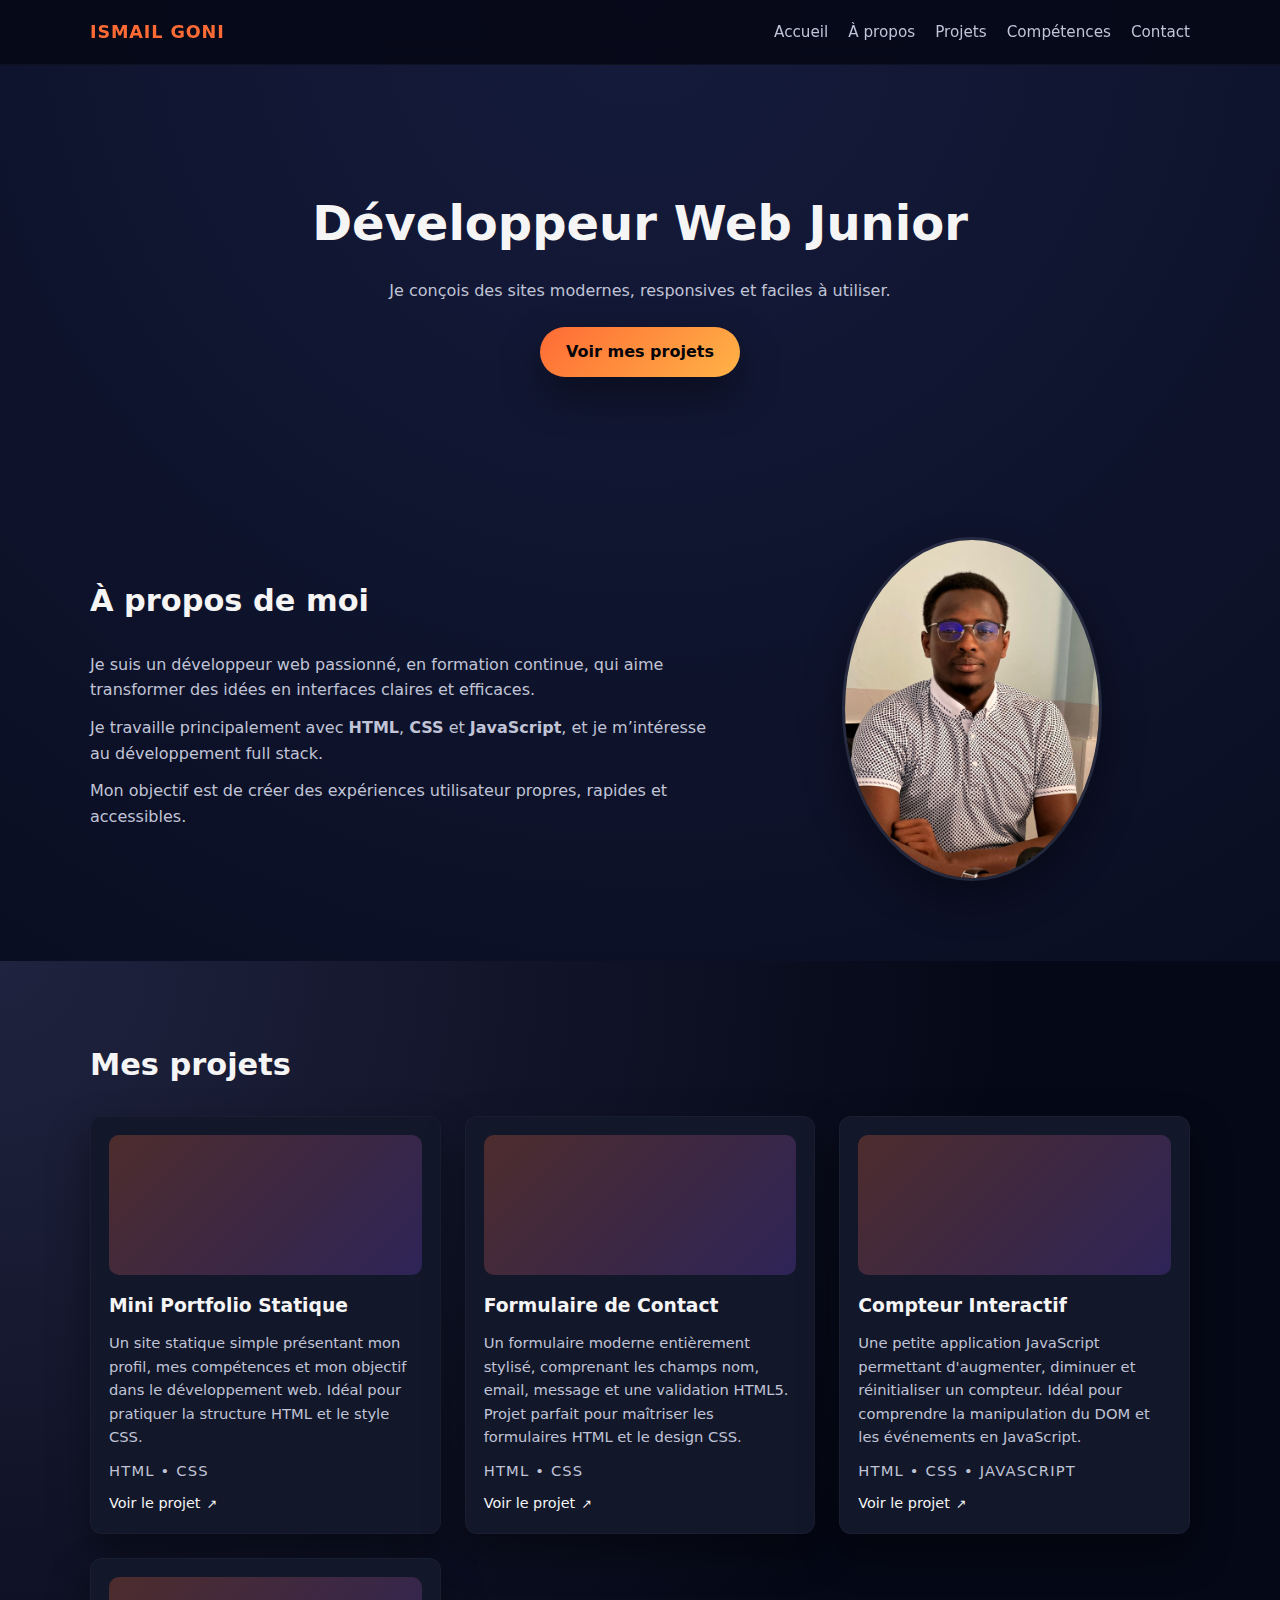
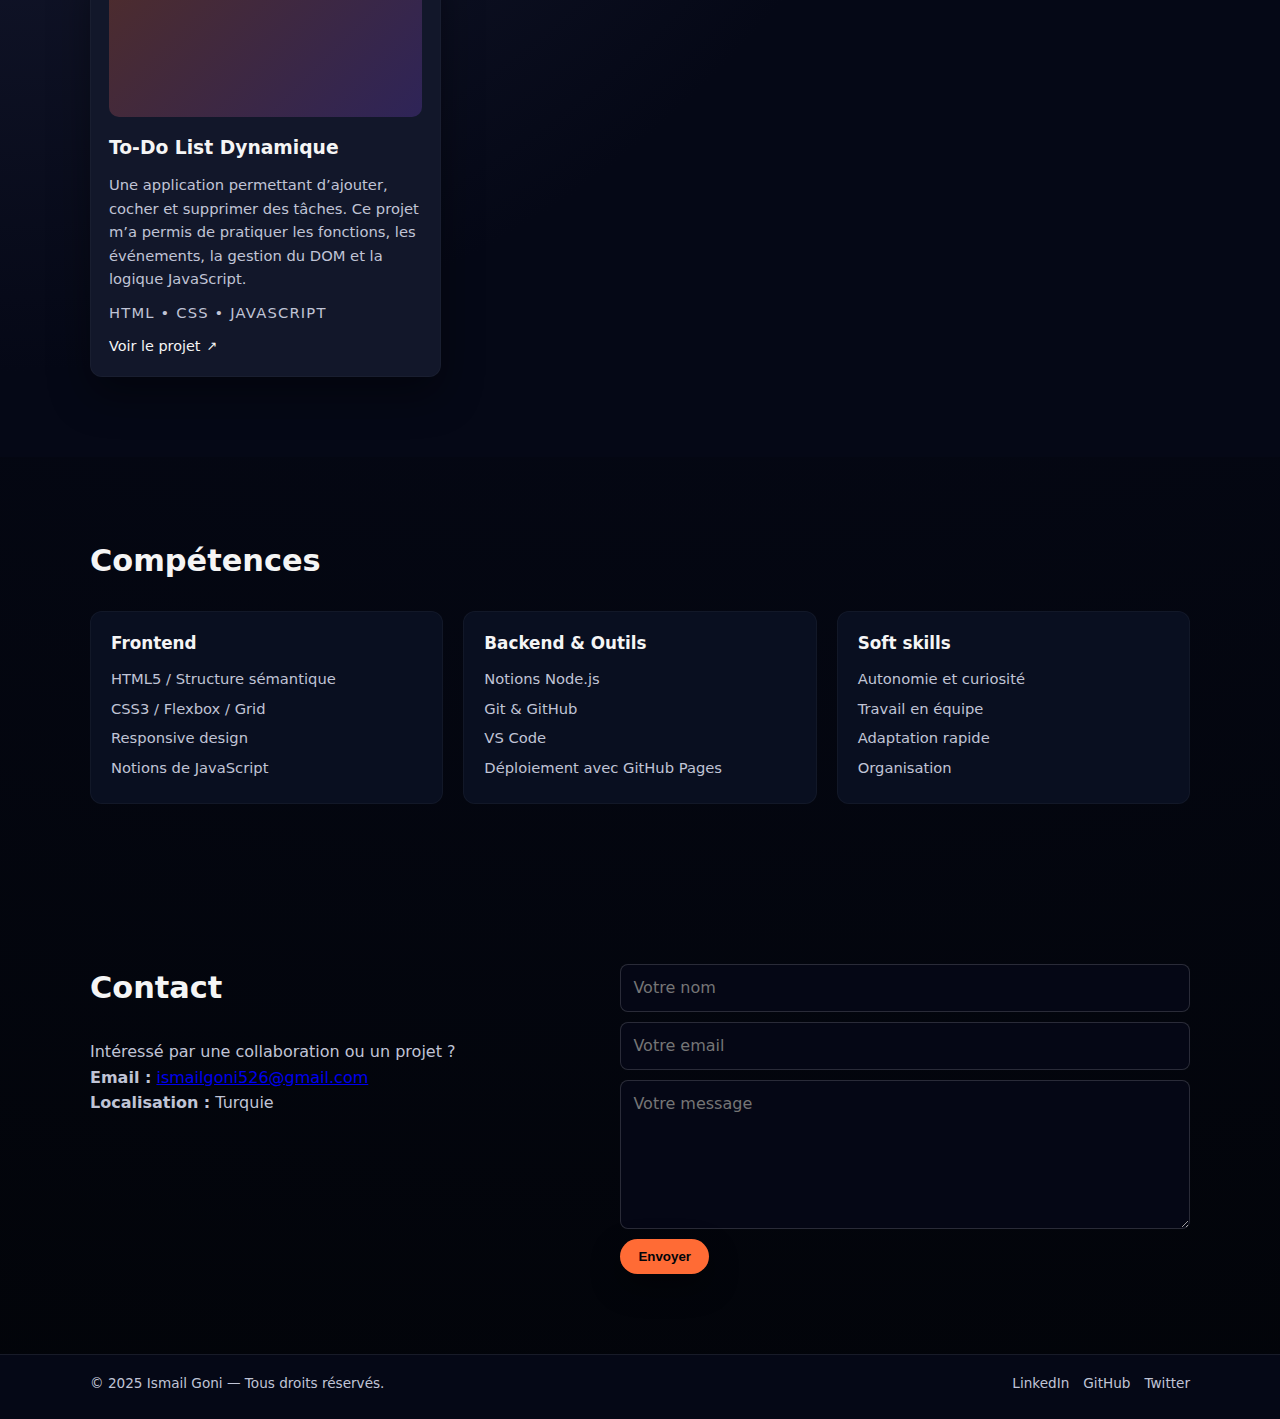
<file: index.html>
<!DOCTYPE html>
<html lang="fr">
<head>
    <meta charset="UTF-8">
    <meta name="viewport" content="width=device-width, initial-scale=1.0">
    <title>Mon Portfolio - Ismail Goni</title>
    <link rel="stylesheet" href="style.css">
</head>
<body>
    <!-- Navigation -->
    <nav class="navbar">
        <div class="container nav-container">
            <div class="logo">Ismail Goni</div>
            <ul class="nav-links">
                <li><a href="#accueil">Accueil</a></li>
                <li><a href="#apropos">À propos</a></li>
                <li><a href="#projets">Projets</a></li>
                <li><a href="#competences">Compétences</a></li>
                <li><a href="#contact">Contact</a></li>
            </ul>
        </div>
    </nav>

    <!-- Accueil -->
    <section id="accueil" class="hero">
        <div class="container hero-content">
            <div>
                <h1>Développeur Web Junior</h1>
                <p class="hero-subtitle">
                    Je conçois des sites modernes, responsives et faciles à utiliser.
                </p>
                <a href="#projets" class="cta-button">Voir mes projets</a>
            </div>
        </div>
    </section>

    <!-- À Propos -->
    <section id="apropos" class="section about">
        <div class="container about-grid">
            <div class="about-text">
                <h2>À propos de moi</h2>
                <p>
                    Je suis un développeur web passionné, en formation continue,
                    qui aime transformer des idées en interfaces claires et efficaces.
                </p>
                <p>
                    Je travaille principalement avec <strong>HTML</strong>, 
                    <strong>CSS</strong> et <strong>JavaScript</strong>, et je m’intéresse
                    au développement full stack.
                </p>
                <p>
                    Mon objectif est de créer des expériences utilisateur propres,
                    rapides et accessibles.
                </p>
            </div>
            <div class="about-photo">
                <img src="image.jpg" alt="Photo de profil">
            </div>
        </div>
    </section>
    <!-- Projets -->
<section id="projets" class="section projects">
    <div class="container">
        <h2>Mes projets</h2>
        <div class="projects-grid">

            <!-- PROJET 1 : Portfolio simple -->
            <article class="project-card">
                <div class="project-image"></div>
                <h3>Mini Portfolio Statique</h3>
                <p>
                    Un site statique simple présentant mon profil, mes compétences
                    et mon objectif dans le développement web. Idéal pour pratiquer
                    la structure HTML et le style CSS.
                </p>
                <p class="tech">HTML • CSS</p>
                <a href="projet1_portfolio_simple.html" class="project-link">Voir le projet</a>
            </article>

            <!-- PROJET 2 : Formulaire -->
            <article class="project-card">
                <div class="project-image"></div>
                <h3>Formulaire de Contact</h3>
                <p>
                    Un formulaire moderne entièrement stylisé, comprenant les champs
                    nom, email, message et une validation HTML5. Projet parfait pour
                    maîtriser les formulaires HTML et le design CSS.
                </p>
                <p class="tech">HTML • CSS</p>
                <a href="projet2_formulaire_contact.html" class="project-link">Voir le projet</a>
            </article>

            <!-- PROJET 3 : Compteur JS -->
            <article class="project-card">
                <div class="project-image"></div>
                <h3>Compteur Interactif</h3>
                <p>
                    Une petite application JavaScript permettant d'augmenter,
                    diminuer et réinitialiser un compteur. Idéal pour comprendre
                    la manipulation du DOM et les événements en JavaScript.
                </p>
                <p class="tech">HTML • CSS • JavaScript</p>
                <a href="projet3_compteur.html" class="project-link">Voir le projet</a>
            </article>

            <!-- PROJET 4 : To-Do List -->
            <article class="project-card">
                <div class="project-image"></div>
                <h3>To-Do List Dynamique</h3>
                <p>
                    Une application permettant d’ajouter, cocher et supprimer des tâches.
                    Ce projet m’a permis de pratiquer les fonctions, les événements,
                    la gestion du DOM et la logique JavaScript.
                </p>
                <p class="tech">HTML • CSS • JavaScript</p>
                <a href="projet4_todo.html" class="project-link">Voir le projet</a>
            </article>

        </div>
    </div>
</section>


   

    <!-- Compétences -->
    <section id="competences" class="section skills">
        <div class="container">
            <h2>Compétences</h2>
            <div class="skills-grid">
                <div class="skill-column">
                    <h3>Frontend</h3>
                    <ul>
                        <li>HTML5 / Structure sémantique</li>
                        <li>CSS3 / Flexbox / Grid</li>
                        <li>Responsive design</li>
                        <li>Notions de JavaScript</li>
                    </ul>
                </div>
                <div class="skill-column">
                    <h3>Backend & Outils</h3>
                    <ul>
                        <li>Notions Node.js</li>
                        <li>Git & GitHub</li>
                        <li>VS Code</li>
                        <li>Déploiement avec GitHub Pages</li>
                    </ul>
                </div>
                <div class="skill-column">
                    <h3>Soft skills</h3>
                    <ul>
                        <li>Autonomie et curiosité</li>
                        <li>Travail en équipe</li>
                        <li>Adaptation rapide</li>
                        <li>Organisation</li>
                    </ul>
                </div>
            </div>
        </div>
    </section>

    <!-- Contact -->
    <section id="contact" class="section contact">
        <div class="container contact-grid">
            <div>
                <h2>Contact</h2>
                <p>Intéressé par une collaboration ou un projet&nbsp;?</p>
                <p><strong>Email :</strong> <a href="mailto:ismailgoni526@gmail.com">ismailgoni526@gmail.com</a></p>
                <p><strong>Localisation :</strong> Turquie</p>
            </div>
            <form class="contact-form" action="https://formspree.io/f/mnnyebvb" method="POST">
                <input type="text" name="name" placeholder="Votre nom" required>
                <input type="email" name="email" placeholder="Votre email" required>
                <textarea rows="5" name="message" placeholder="Votre message" required></textarea>
                <button type="submit">Envoyer</button>
            </form>
        </div>
    </section>

    <!-- Footer -->
    <footer class="footer">
        <div class="container footer-content">
            <p>&copy; 2025 Ismail Goni — Tous droits réservés.</p>
            <div class="social-links">
                <a href="https://www.linkedin.com/in/goni-hassane-ismail-7a55b3356" target="_blank" rel="noopener">LinkedIn</a>
                <a href="https://github.com/IsmailGoni" target="_blank" rel="noopener">GitHub</a>
                <a href="#">Twitter</a>
            </div>
        </div>
    </footer>
</body>
</html>
</file>
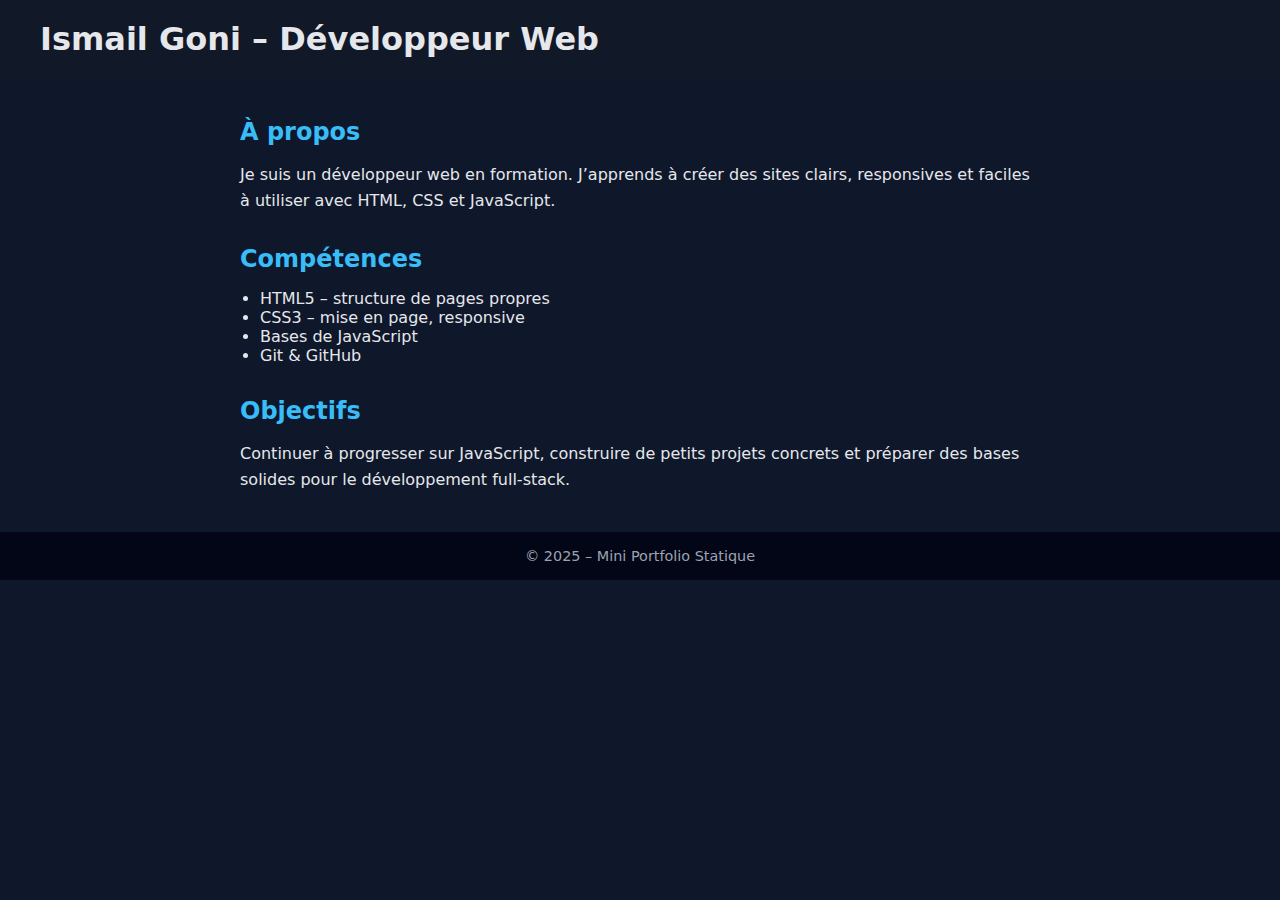
<file: projet1_portfolio_simple.html>
<!DOCTYPE html>
<html lang="fr">
<head>
    <meta charset="UTF-8">
    <title>Mini Portfolio Statique</title>
    <style>
        body {
            font-family: system-ui, sans-serif;
            margin: 0;
            padding: 0;
            background: #0f172a;
            color: #e5e7eb;
        }
        header {
            background: #111827;
            padding: 20px 40px;
        }
        header h1 {
            margin: 0;
        }
        main {
            max-width: 800px;
            margin: 40px auto;
            padding: 0 20px;
        }
        section {
            margin-bottom: 32px;
        }
        h2 {
            margin-bottom: 8px;
            color: #38bdf8;
        }
        p {
            line-height: 1.6;
        }
        ul {
            padding-left: 20px;
        }
        footer {
            text-align: center;
            padding: 16px;
            background: #020617;
            margin-top: 40px;
            font-size: 0.9rem;
            color: #9ca3af;
        }
    </style>
</head>
<body>
<header>
    <h1>Ismail Goni – Développeur Web</h1>
</header>

<main>
    <section>
        <h2>À propos</h2>
        <p>
            Je suis un développeur web en formation. J’apprends à créer des sites clairs,
            responsives et faciles à utiliser avec HTML, CSS et JavaScript.
        </p>
    </section>

    <section>
        <h2>Compétences</h2>
        <ul>
            <li>HTML5 – structure de pages propres</li>
            <li>CSS3 – mise en page, responsive</li>
            <li>Bases de JavaScript</li>
            <li>Git &amp; GitHub</li>
        </ul>
    </section>

    <section>
        <h2>Objectifs</h2>
        <p>
            Continuer à progresser sur JavaScript, construire de petits projets concrets
            et préparer des bases solides pour le développement full-stack.
        </p>
    </section>
</main>

<footer>
    &copy; 2025 – Mini Portfolio Statique
</footer>
</body>
</html>
</file>
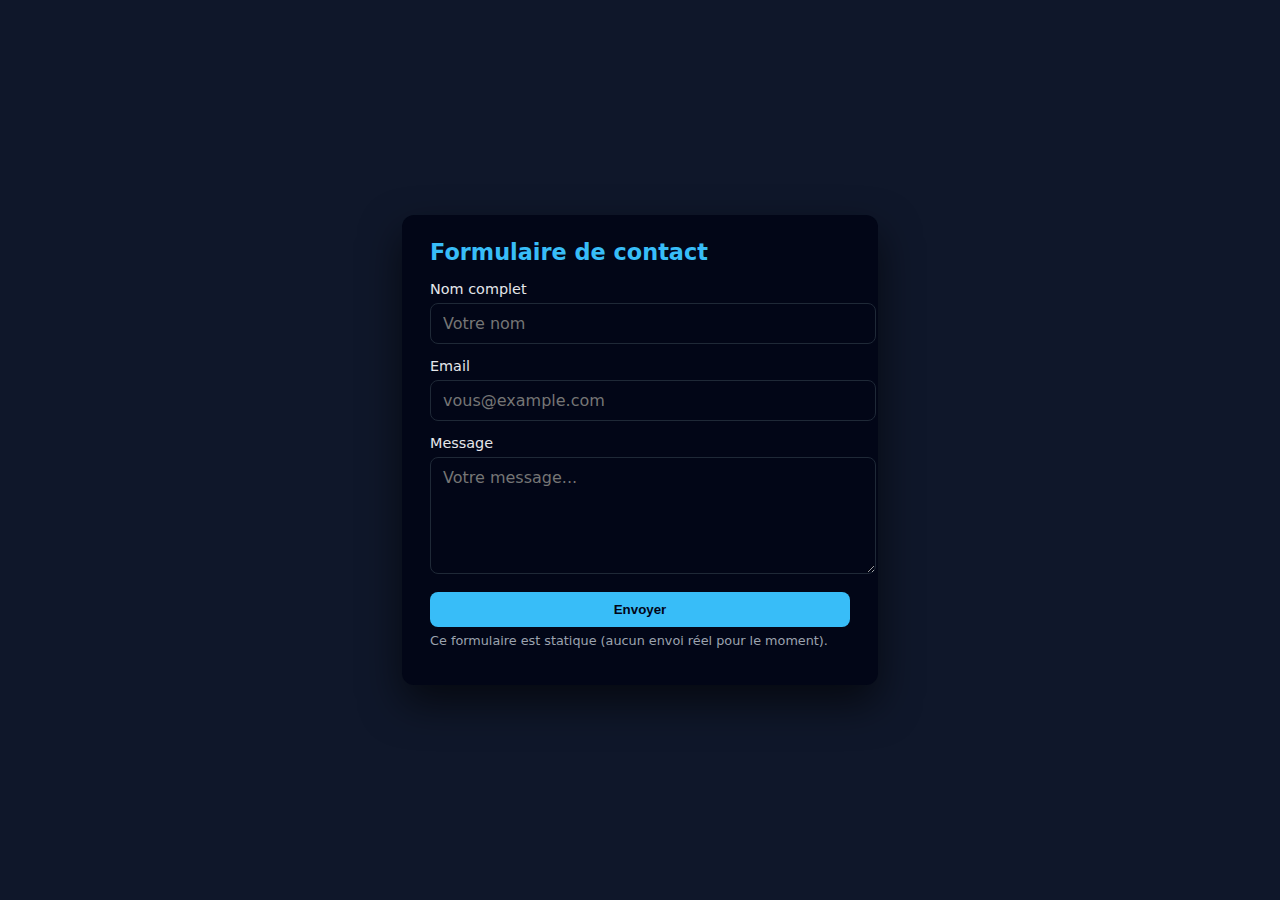
<file: projet2_formulaire_contact.html>
<!DOCTYPE html>
<html lang="fr">
<head>
    <meta charset="UTF-8">
    <title>Formulaire de contact</title>
    <style>
        body {
            font-family: system-ui, sans-serif;
            background: #0f172a;
            color: #e5e7eb;
            display: flex;
            align-items: center;
            justify-content: center;
            min-height: 100vh;
            margin: 0;
        }
        .card {
            background: #020617;
            padding: 24px 28px;
            border-radius: 12px;
            width: 100%;
            max-width: 420px;
            box-shadow: 0 18px 40px rgba(0,0,0,0.6);
        }
        h1 {
            margin-top: 0;
            margin-bottom: 16px;
            font-size: 1.4rem;
            color: #38bdf8;
        }
        label {
            display: block;
            margin-bottom: 6px;
            font-size: 0.9rem;
        }
        input, textarea {
            width: 100%;
            padding: 10px 12px;
            border-radius: 8px;
            border: 1px solid #1f2937;
            background: #020617;
            color: #e5e7eb;
            margin-bottom: 14px;
            font: inherit;
        }
        input:focus, textarea:focus {
            outline: none;
            border-color: #38bdf8;
        }
        button {
            width: 100%;
            padding: 10px 12px;
            border-radius: 8px;
            border: none;
            background: #38bdf8;
            color: #020617;
            font-weight: 600;
            cursor: pointer;
        }
        button:hover {
            filter: brightness(1.05);
        }
        .note {
            font-size: 0.8rem;
            color: #9ca3af;
            margin-top: 6px;
        }
    </style>
</head>
<body>
<div class="card">
    <h1>Formulaire de contact</h1>
    <form>
        <label for="name">Nom complet</label>
        <input id="name" type="text" placeholder="Votre nom" required>

        <label for="email">Email</label>
        <input id="email" type="email" placeholder="vous@example.com" required>

        <label for="message">Message</label>
        <textarea id="message" rows="5" placeholder="Votre message..." required></textarea>

        <button type="submit">Envoyer</button>
        <p class="note">Ce formulaire est statique (aucun envoi réel pour le moment).</p>
    </form>
</div>
</body>
</html>
</file>
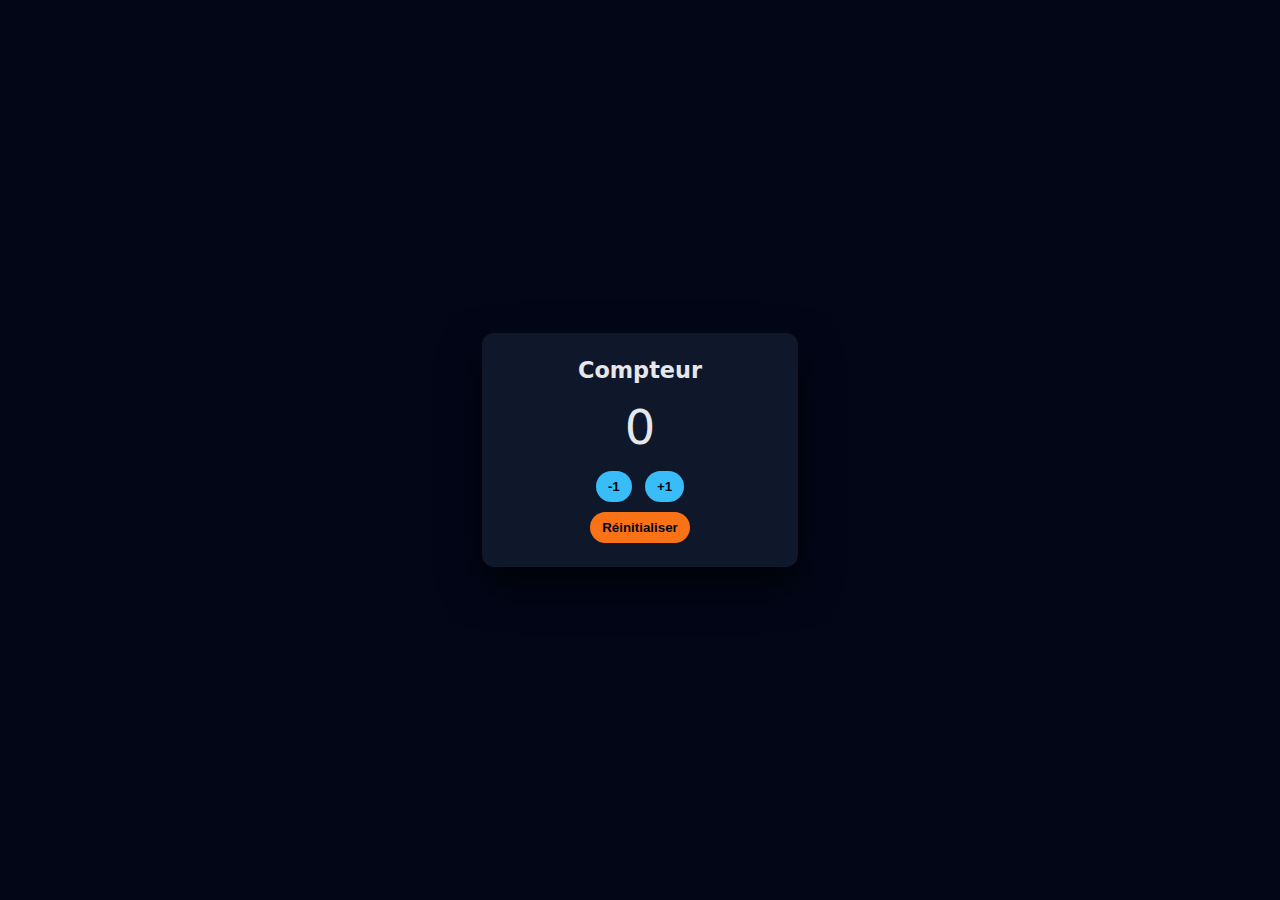
<file: projet3_compteur.html>
<!DOCTYPE html>
<html lang="fr">
<head>
    <meta charset="UTF-8">
    <title>Compteur JavaScript</title>
    <style>
        body {
            font-family: system-ui, sans-serif;
            background: #020617;
            color: #e5e7eb;
            min-height: 100vh;
            margin: 0;
            display: flex;
            align-items: center;
            justify-content: center;
        }
        .box {
            background: #0f172a;
            padding: 24px 28px;
            border-radius: 12px;
            text-align: center;
            box-shadow: 0 18px 40px rgba(0,0,0,0.7);
            width: 260px;
        }
        h1 {
            margin-top: 0;
            margin-bottom: 16px;
            font-size: 1.4rem;
        }
        .value {
            font-size: 3rem;
            margin-bottom: 16px;
        }
        button {
            padding: 8px 12px;
            margin: 0 4px;
            border-radius: 999px;
            border: none;
            background: #38bdf8;
            color: #020617;
            font-weight: 600;
            cursor: pointer;
        }
        button:hover {
            filter: brightness(1.05);
        }
        .reset {
            background: #f97316;
            margin-top: 10px;
        }
    </style>
</head>
<body>
<div class="box">
    <h1>Compteur</h1>
    <div id="value" class="value">0</div>
    <div>
        <button id="minus">-1</button>
        <button id="plus">+1</button>
    </div>
    <button id="reset" class="reset">Réinitialiser</button>
</div>

<script>
    const valueEl = document.getElementById('value');
    const minusBtn = document.getElementById('minus');
    const plusBtn = document.getElementById('plus');
    const resetBtn = document.getElementById('reset');

    let count = 0;

    function updateDisplay() {
        valueEl.textContent = count;
    }

    minusBtn.addEventListener('click', () => {
        count--;
        updateDisplay();
    });

    plusBtn.addEventListener('click', () => {
        count++;
        updateDisplay();
    });

    resetBtn.addEventListener('click', () => {
        count = 0;
        updateDisplay();
    });
</script>
</body>
</html>
</file>
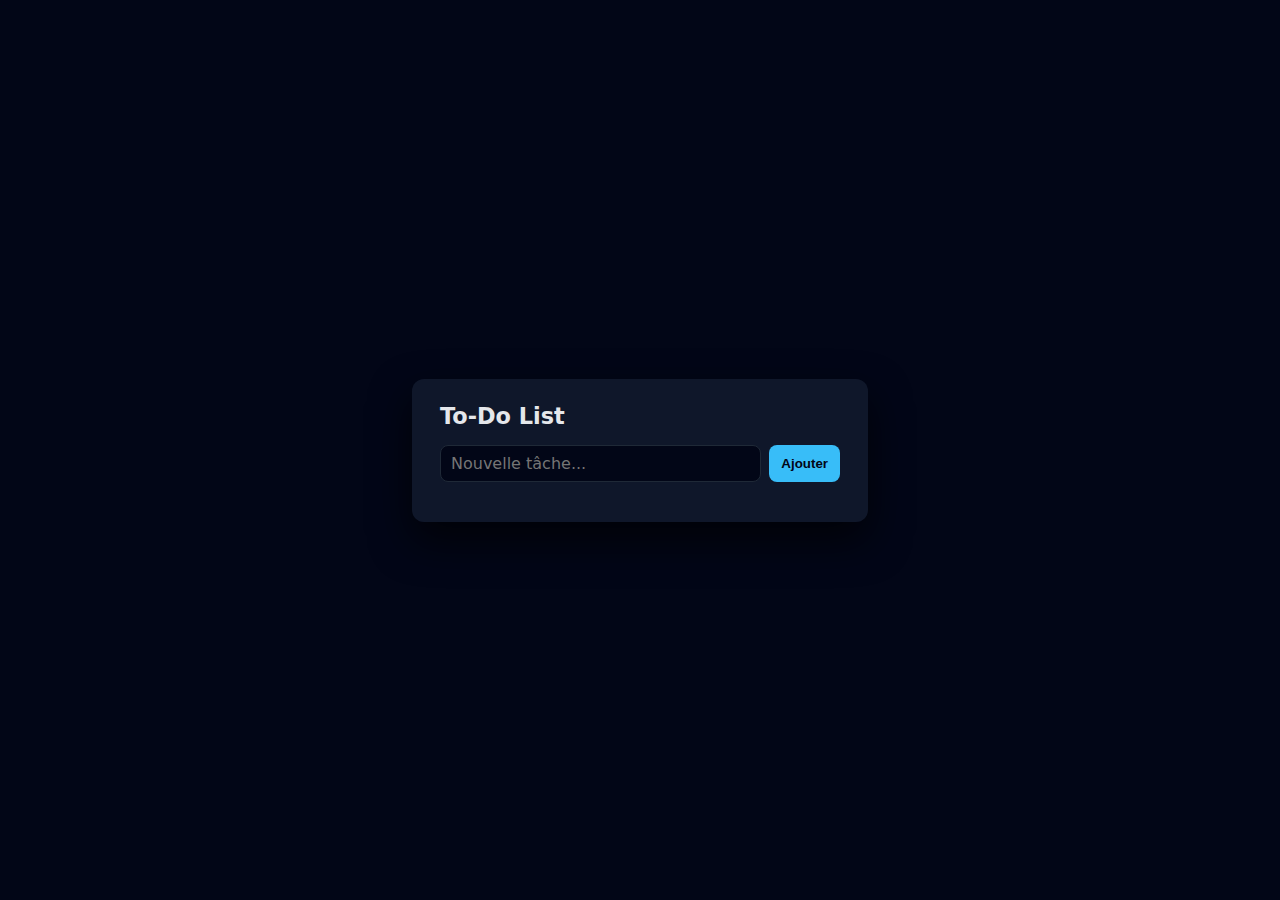
<file: projet4_todo.html>
<!DOCTYPE html>
<html lang="fr">
<head>
    <meta charset="UTF-8">
    <title>To-Do List simple</title>
    <style>
        body {
            font-family: system-ui, sans-serif;
            background: #020617;
            color: #e5e7eb;
            margin: 0;
            min-height: 100vh;
            display: flex;
            align-items: center;
            justify-content: center;
        }
        .card {
            background: #0f172a;
            padding: 24px 28px;
            border-radius: 12px;
            width: 100%;
            max-width: 400px;
            box-shadow: 0 18px 40px rgba(0,0,0,0.7);
        }
        h1 {
            margin-top: 0;
            margin-bottom: 16px;
            font-size: 1.4rem;
        }
        form {
            display: flex;
            gap: 8px;
            margin-bottom: 16px;
        }
        input {
            flex: 1;
            padding: 8px 10px;
            border-radius: 8px;
            border: 1px solid #1f2937;
            background: #020617;
            color: #e5e7eb;
            font: inherit;
        }
        input:focus {
            outline: none;
            border-color: #38bdf8;
        }
        button {
            padding: 8px 12px;
            border-radius: 8px;
            border: none;
            background: #38bdf8;
            color: #020617;
            font-weight: 600;
            cursor: pointer;
        }
        ul {
            list-style: none;
            padding-left: 0;
            margin: 0;
        }
        li {
            display: flex;
            align-items: center;
            justify-content: space-between;
            padding: 6px 0;
            border-bottom: 1px solid #1f2937;
            font-size: 0.95rem;
        }
        li.done span {
            text-decoration: line-through;
            color: #9ca3af;
        }
        .small-btn {
            font-size: 0.8rem;
            padding: 4px 8px;
            margin-left: 6px;
        }
    </style>
</head>
<body>
<div class="card">
    <h1>To-Do List</h1>
    <form id="todo-form">
        <input id="todo-input" type="text" placeholder="Nouvelle tâche..." required>
        <button type="submit">Ajouter</button>
    </form>
    <ul id="todo-list"></ul>
</div>

<script>
    const form = document.getElementById('todo-form');
    const input = document.getElementById('todo-input');
    const list = document.getElementById('todo-list');

    form.addEventListener('submit', (e) => {
        e.preventDefault();
        const text = input.value.trim();
        if (!text) return;

        const li = document.createElement('li');

        const span = document.createElement('span');
        span.textContent = text;

        const buttons = document.createElement('div');

        const doneBtn = document.createElement('button');
        doneBtn.textContent = 'Terminer';
        doneBtn.className = 'small-btn';
        doneBtn.addEventListener('click', () => {
            li.classList.toggle('done');
        });

        const deleteBtn = document.createElement('button');
        deleteBtn.textContent = 'Supprimer';
        deleteBtn.className = 'small-btn';
        deleteBtn.addEventListener('click', () => {
            li.remove();
        });

        buttons.appendChild(doneBtn);
        buttons.appendChild(deleteBtn);

        li.appendChild(span);
        li.appendChild(buttons);
        list.appendChild(li);

        input.value = '';
        input.focus();
    });
</script>
</body>
</html>
</file>
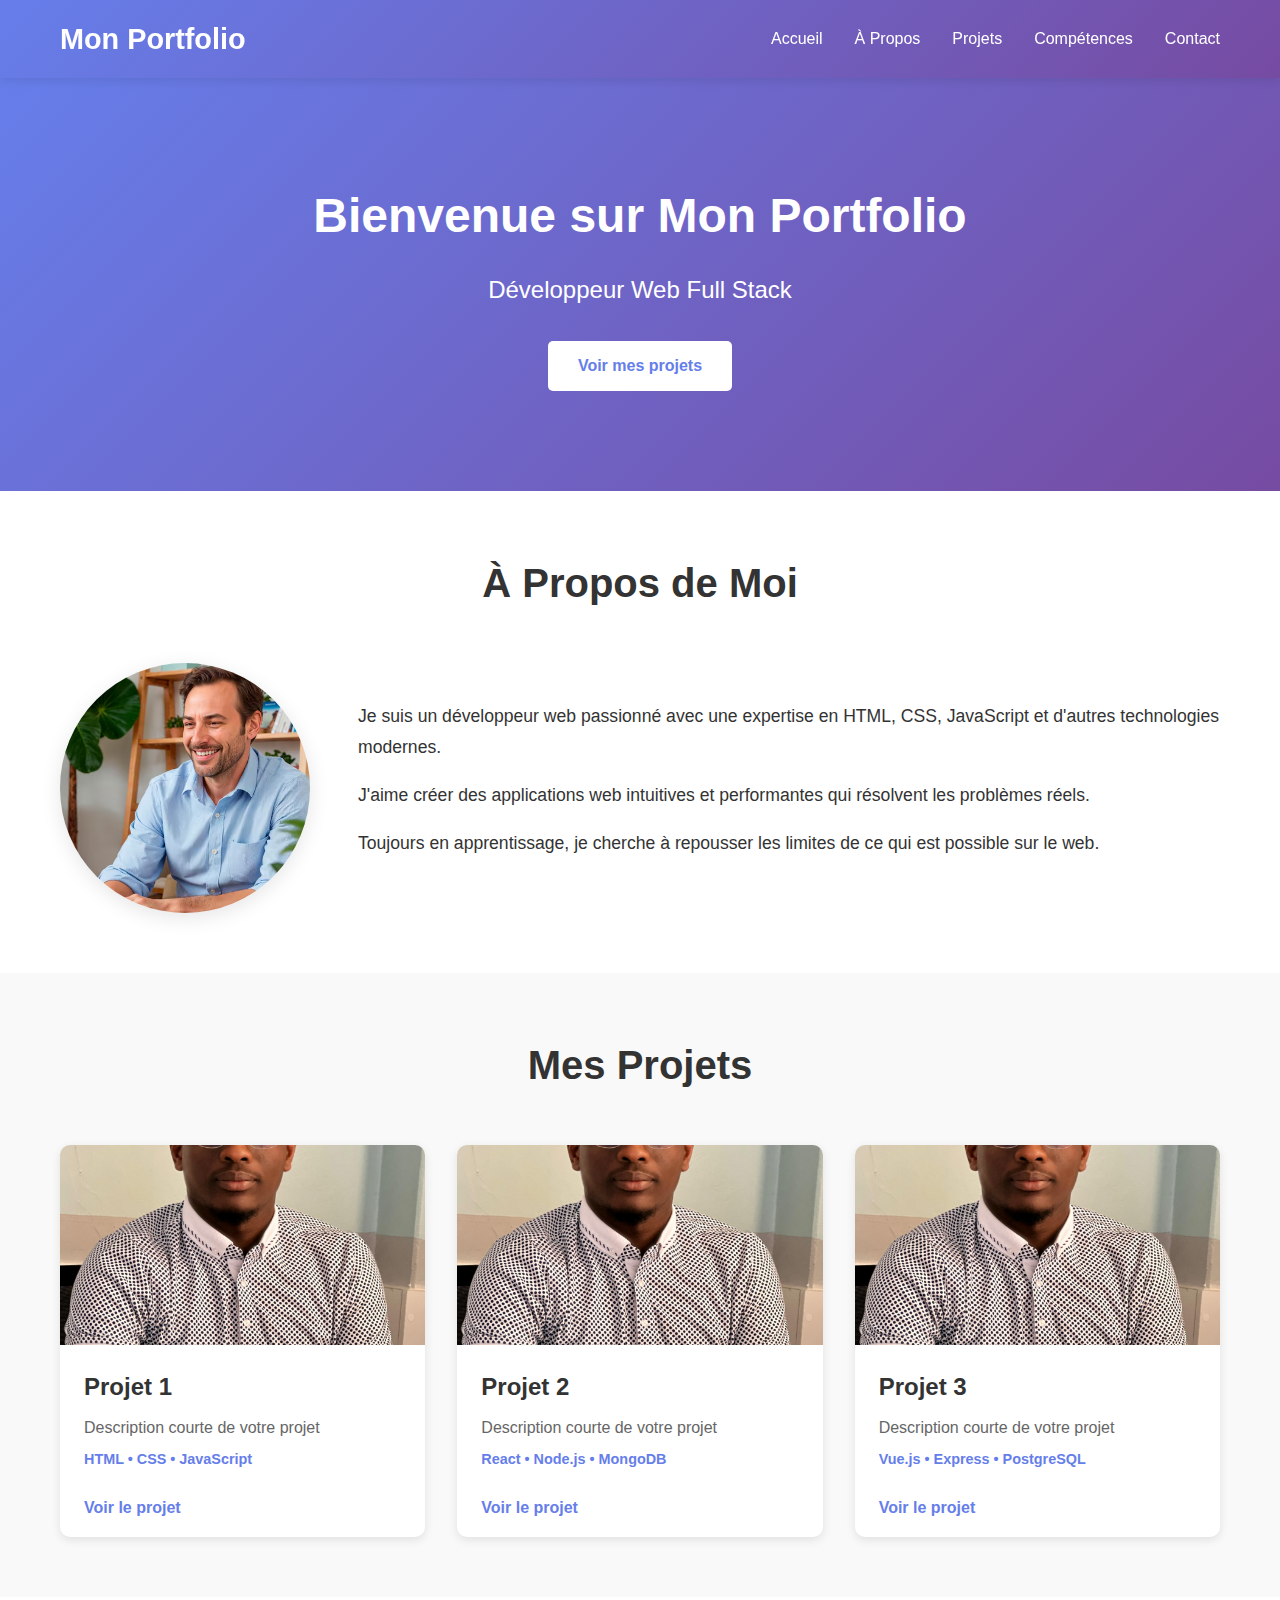
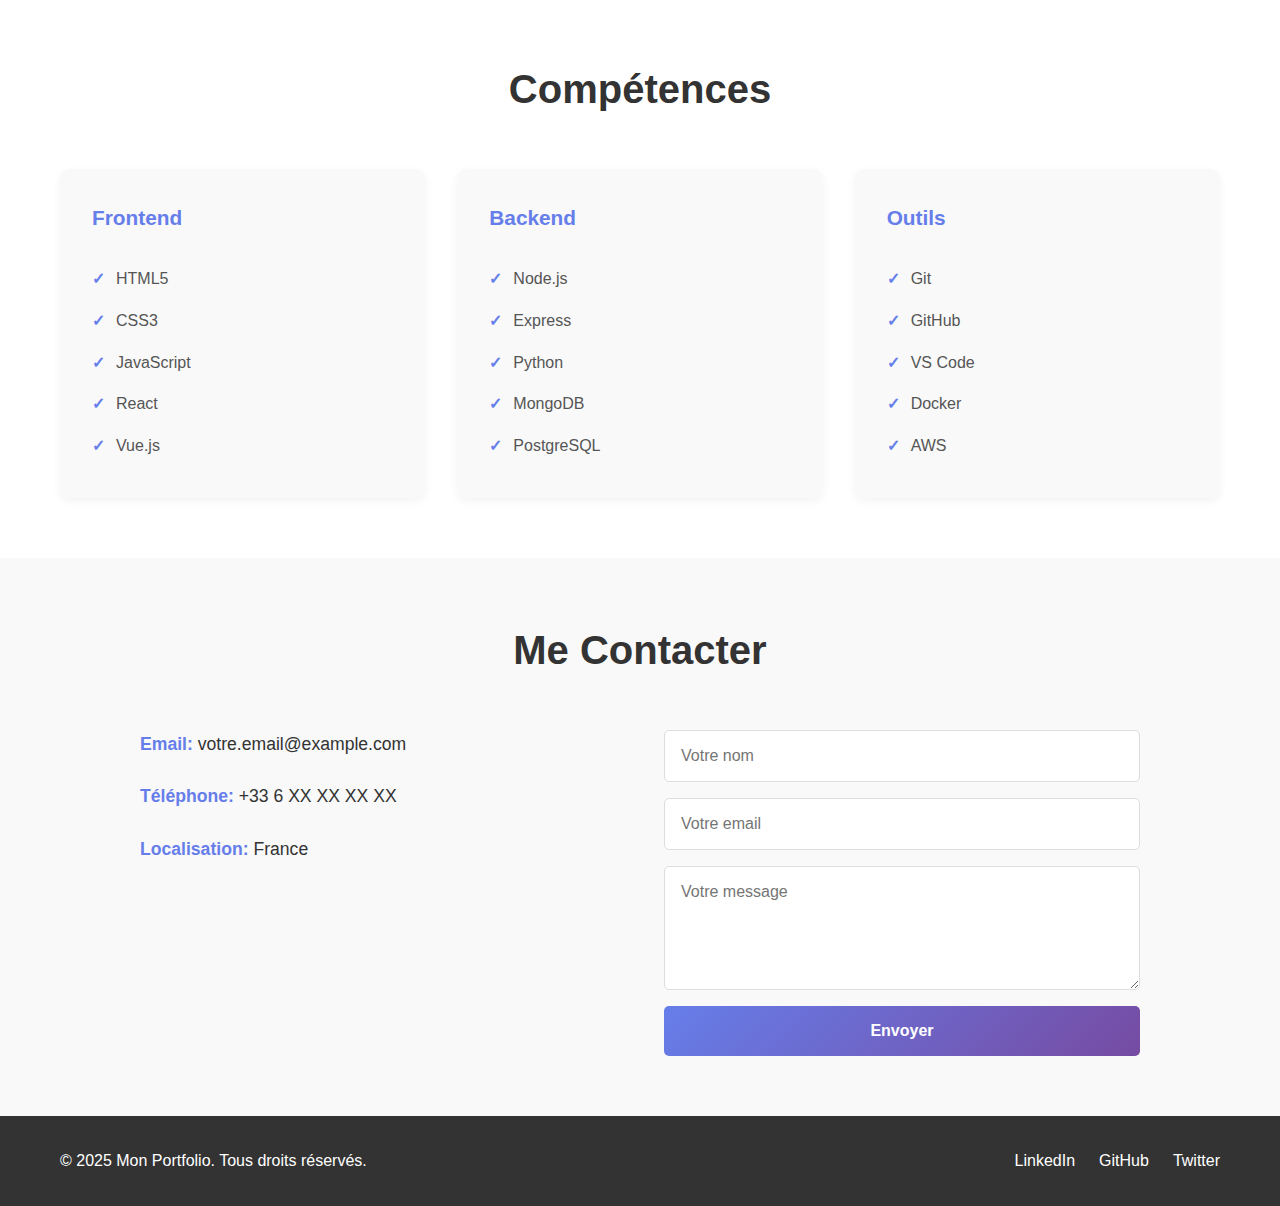
<file: projet_01.html>
<!DOCTYPE html>
<html lang="fr">
<head>
    <meta charset="UTF-8">
    <meta name="viewport" content="width=device-width, initial-scale=1.0">
    <title>Mon Portfolio Professionnel</title>
    <link rel="stylesheet" href="css_projet_1.css">
</head>
<body>
    <!-- Navigation -->
    <nav class="navbar">
        <div class="container">
            <div class="logo">Mon Portfolio</div>
            <ul class="nav-links">
                <li><a href="#accueil">Accueil</a></li>
                <li><a href="#apropos">À Propos</a></li>
                <li><a href="#projets">Projets</a></li>
                <li><a href="#competences">Compétences</a></li>
                <li><a href="#contact">Contact</a></li>
            </ul>
        </div>
    </nav>

    <!-- Accueil -->
    <section id="accueil" class="hero">
        <div class="hero-content">
            <h1>Bienvenue sur Mon Portfolio</h1>
            <p>Développeur Web Full Stack</p>
            <a href="#projets" class="cta-button">Voir mes projets</a>
        </div>
    </section>

    <!-- À Propos -->
    <section id="apropos" class="about">
        <div class="container">
            <h2>À Propos de Moi</h2>
            <div class="about-content">
                <img src="image.png" alt="Ma photo" class="profile-image">
                <div class="about-text">
                    <p>Je suis un développeur web passionné avec une expertise en HTML, CSS, JavaScript et d'autres technologies modernes.</p>
                    <p>J'aime créer des applications web intuitives et performantes qui résolvent les problèmes réels.</p>
                    <p>Toujours en apprentissage, je cherche à repousser les limites de ce qui est possible sur le web.</p>
                </div>
            </div>
        </div>
    </section>

    <!-- Projets -->
    <section id="projets" class="projects">
        <div class="container">
            <h2>Mes Projets</h2>
            <div class="projects-grid">
                <div class="project-card">
                    <img src="image.jpg" alt="Projet 1">
                    <h3>Projet 1</h3>
                    <p>Description courte de votre projet</p>
                    <p class="tech">HTML • CSS • JavaScript</p>
                    <a href="#" class="project-link">Voir le projet</a>
                </div>
                <div class="project-card">
                    <img src="image.jpg" alt="Projet 2">
                    <h3>Projet 2</h3>
                    <p>Description courte de votre projet</p>
                    <p class="tech">React • Node.js • MongoDB</p>
                    <a href="#" class="project-link">Voir le projet</a>
                </div>
                <div class="project-card">
                    <img src="image.jpg" alt="Projet 3">
                    <h3>Projet 3</h3>
                    <p>Description courte de votre projet</p>
                    <p class="tech">Vue.js • Express • PostgreSQL</p>
                    <a href="#" class="project-link">Voir le projet</a>
                </div>
            </div>
        </div>
    </section>

    <!-- Compétences -->
    <section id="competences" class="skills">
        <div class="container">
            <h2>Compétences</h2>
            <div class="skills-grid">
                <div class="skill-item">
                    <h3>Frontend</h3>
                    <ul>
                        <li>HTML5</li>
                        <li>CSS3</li>
                        <li>JavaScript</li>
                        <li>React</li>
                        <li>Vue.js</li>
                    </ul>
                </div>
                <div class="skill-item">
                    <h3>Backend</h3>
                    <ul>
                        <li>Node.js</li>
                        <li>Express</li>
                        <li>Python</li>
                        <li>MongoDB</li>
                        <li>PostgreSQL</li>
                    </ul>
                </div>
                <div class="skill-item">
                    <h3>Outils</h3>
                    <ul>
                        <li>Git</li>
                        <li>GitHub</li>
                        <li>VS Code</li>
                        <li>Docker</li>
                        <li>AWS</li>
                    </ul>
                </div>
            </div>
        </div>
    </section>

    <!-- Contact -->
    <section id="contact" class="contact">
        <div class="container">
            <h2>Me Contacter</h2>
            <div class="contact-content">
                <div class="contact-info">
                    <p><strong>Email:</strong> votre.email@example.com</p>
                    <p><strong>Téléphone:</strong> +33 6 XX XX XX XX</p>
                    <p><strong>Localisation:</strong> France</p>
                </div>
                <form class="contact-form">
                    <input type="text" placeholder="Votre nom" required>
                    <input type="email" placeholder="Votre email" required>
                    <textarea placeholder="Votre message" rows="5" required></textarea>
                    <button type="submit" class="submit-btn">Envoyer</button>
                </form>
            </div>
        </div>
    </section>

    <!-- Footer -->
    <footer class="footer">
        <div class="container">
            <p>&copy; 2025 Mon Portfolio. Tous droits réservés.</p>
            <div class="social-links">
                <a href="#">LinkedIn</a>
                <a href="#">GitHub</a>
                <a href="#">Twitter</a>
            </div>
        </div>
    </footer>
</body>
</html>
</file>
<file: style.css>
/* --------- Variables globales --------- */
:root {
    --bg: #050816;
    --bg-alt: #0b1020;
    --accent: #ff6b35;
    --accent-soft: rgba(255, 107, 53, 0.15);
    --text: #f5f5f5;
    --muted: #c0c4d6;
    --card: #12172a;
    --border-radius: 12px;
    --max-width: 1100px;
    --shadow: 0 18px 40px rgba(0, 0, 0, 0.4);
    --transition: 0.25s ease;
}

/* --------- Reset simple --------- */
* {
    margin: 0;
    padding: 0;
    box-sizing: border-box;
}

html {
    scroll-behavior: smooth;
}

body {
    font-family: system-ui, -apple-system, BlinkMacSystemFont, "Segoe UI", sans-serif;
    background: radial-gradient(circle at top, #151b3c 0, #050816 55%, #020409 100%);
    color: var(--text);
    line-height: 1.6;
}

/* --------- Layout global --------- */

.container {
    width: 90%;
    max-width: var(--max-width);
    margin: 0 auto;
}

.section {
    padding: 80px 0;
}

/* --------- Navbar --------- */

.navbar {
    position: sticky;
    top: 0;
    z-index: 50;
    background: rgba(5, 8, 22, 0.9);
    backdrop-filter: blur(10px);
    border-bottom: 1px solid rgba(255, 255, 255, 0.04);
}

.nav-container {
    display: flex;
    align-items: center;
    justify-content: space-between;
    height: 64px;
}

.logo {
    font-weight: 700;
    font-size: 1.1rem;
    letter-spacing: 0.05em;
    text-transform: uppercase;
    color: var(--accent);
}

.nav-links {
    list-style: none;
    display: flex;
    gap: 20px;
    font-size: 0.95rem;
}

.nav-links a {
    color: var(--muted);
    text-decoration: none;
    position: relative;
    padding-bottom: 4px;
    transition: color var(--transition);
}

.nav-links a::after {
    content: "";
    position: absolute;
    left: 0;
    bottom: 0;
    width: 0;
    height: 2px;
    background: var(--accent);
    transition: width var(--transition);
}

.nav-links a:hover {
    color: var(--text);
}

.nav-links a:hover::after {
    width: 100%;
}

/* --------- Hero --------- */

.hero {
    padding: 120px 0 80px;
}

.hero-content {
    display: flex;
    justify-content: center;
    text-align: center;
}

.hero h1 {
    font-size: clamp(2.2rem, 4vw, 3rem);
    margin-bottom: 16px;
}

.hero-subtitle {
    color: var(--muted);
    max-width: 520px;
    margin: 0 auto 24px;
}

.cta-button {
    display: inline-block;
    padding: 12px 26px;
    border-radius: 999px;
    background: linear-gradient(135deg, #ff6b35, #ffb347);
    color: #020409;
    font-weight: 600;
    text-decoration: none;
    box-shadow: var(--shadow);
    transition: transform var(--transition), box-shadow var(--transition), filter var(--transition);
}

.cta-button:hover {
    transform: translateY(-2px);
    filter: brightness(1.05);
    box-shadow: 0 24px 50px rgba(0, 0, 0, 0.55);
}

/* --------- Section titres --------- */

.section h2 {
    font-size: 1.9rem;
    margin-bottom: 26px;
    text-align: left;
}

/* --------- À propos --------- */

.about-grid {
    display: grid;
    grid-template-columns: minmax(0, 2fr) minmax(0, 1.4fr);
    gap: 40px;
    align-items: center;
}

.about-text p {
    color: var(--muted);
    margin-bottom: 12px;
}

.about-photo img {
    width: 100%;
    max-width: 260px;
    border-radius: 50%;
    border: 3px solid rgba(255, 255, 255, 0.1);
    box-shadow: var(--shadow);
    display: block;
    margin: 0 auto;
}

/* --------- Projets --------- */

.projects {
    background: radial-gradient(circle at top left, #1f233f 0, #050816 60%);
}

.projects-grid {
    display: grid;
    grid-template-columns: repeat(auto-fit, minmax(260px, 1fr));
    gap: 24px;
    margin-top: 10px;
}

.project-card {
    background: var(--card);
    border-radius: var(--border-radius);
    padding: 18px;
    box-shadow: var(--shadow);
    border: 1px solid rgba(255, 255, 255, 0.03);
    display: flex;
    flex-direction: column;
    gap: 10px;
    transition: transform var(--transition), box-shadow var(--transition), border-color var(--transition);
}

.project-card:hover {
    transform: translateY(-4px);
    border-color: var(--accent-soft);
    box-shadow: 0 20px 45px rgba(0, 0, 0, 0.6);
}

.project-image {
    height: 140px;
    border-radius: 10px;
    background: linear-gradient(135deg, rgba(255, 107, 53, 0.25), rgba(111, 66, 193, 0.3));
    margin-bottom: 6px;
}

.project-card p {
    color: var(--muted);
    font-size: 0.92rem;
}

.tech {
    font-size: 0.8rem;
    text-transform: uppercase;
    letter-spacing: 0.08em;
    color: var(--accent);
}

.project-link {
    margin-top: auto;
    font-size: 0.9rem;
    text-decoration: none;
    color: var(--text);
    display: inline-flex;
    align-items: center;
    gap: 6px;
}

.project-link::after {
    content: "↗";
    font-size: 0.8rem;
}

/* --------- Compétences --------- */

.skills-grid {
    display: grid;
    grid-template-columns: repeat(auto-fit, minmax(220px, 1fr));
    gap: 20px;
}

.skill-column {
    background: rgba(10, 16, 34, 0.95);
    border-radius: var(--border-radius);
    padding: 18px 20px;
    border: 1px solid rgba(255, 255, 255, 0.04);
}

.skill-column h3 {
    margin-bottom: 10px;
    font-size: 1.05rem;
}

.skill-column ul {
    list-style: none;
}

.skill-column li {
    color: var(--muted);
    font-size: 0.92rem;
    margin-bottom: 6px;
}

/* --------- Contact --------- */

.contact-grid {
    display: grid;
    grid-template-columns: minmax(0, 1.4fr) minmax(0, 1.6fr);
    gap: 32px;
    align-items: flex-start;
}

.contact p {
    color: var(--muted);
}

.contact-form {
    display: flex;
    flex-direction: column;
    gap: 10px;
}

.contact-form input,
.contact-form textarea {
    padding: 10px 12px;
    border-radius: 8px;
    border: 1px solid rgba(255, 255, 255, 0.15);
    background: rgba(5, 8, 22, 0.9);
    color: var(--text);
    font: inherit;
}

.contact-form input:focus,
.contact-form textarea:focus {
    outline: none;
    border-color: var(--accent);
}

.contact-form button {
    padding: 10px 18px;
    border-radius: 999px;
    border: none;
    background: var(--accent);
    color: #020409;
    font-weight: 600;
    cursor: pointer;
    align-self: flex-start;
    transition: transform var(--transition), box-shadow var(--transition), filter var(--transition);
    box-shadow: 0 12px 30px rgba(0, 0, 0, 0.45);
}

.contact-form button:hover {
    transform: translateY(-2px);
    filter: brightness(1.05);
}

/* --------- Footer --------- */

.footer {
    border-top: 1px solid rgba(255, 255, 255, 0.08);
    padding: 18px 0 24px;
    background: #050816;
}

.footer-content {
    display: flex;
    justify-content: space-between;
    align-items: center;
    gap: 12px;
    font-size: 0.85rem;
    color: var(--muted);
}

.social-links {
    display: flex;
    gap: 14px;
    font-size: 0.85rem;
}

.social-links a {
    color: var(--muted);
    text-decoration: none;
    transition: color var(--transition);
}

.social-links a:hover {
    color: var(--accent);
}

/* --------- Responsive --------- */

@media (max-width: 800px) {
    .nav-links {
        display: none; /* version simple, pas de menu mobile pour l’instant */
    }

    .hero {
        padding-top: 90px;
    }

    .section {
        padding: 60px 0;
    }

    .about-grid,
    .contact-grid {
        grid-template-columns: 1fr;
        text-align: left;
    }

    .footer-content {
        flex-direction: column;
        align-items: flex-start;
    }
}
</file>
<file: css_projet_1.css>
/* css_projet_1.css - Portfolio Professionnel */

* {
    margin: 0;
    padding: 0;
    box-sizing: border-box;
}

body {
    font-family: 'Segoe UI', Tahoma, Geneva, Verdana, sans-serif;
    line-height: 1.6;
    color: #333;
    background-color: #f4f4f4;
}

.container {
    max-width: 1200px;
    margin: 0 auto;
    padding: 0 20px;
}

/* Navigation */
.navbar {
    background: linear-gradient(135deg, #667eea 0%, #764ba2 100%);
    color: white;
    padding: 1rem 0;
    position: sticky;
    top: 0;
    z-index: 100;
    box-shadow: 0 2px 10px rgba(0, 0, 0, 0.1);
}

.navbar .container {
    display: flex;
    justify-content: space-between;
    align-items: center;
}

.logo {
    font-size: 1.8rem;
    font-weight: bold;
}

.nav-links {
    display: flex;
    list-style: none;
    gap: 2rem;
}

.nav-links a {
    color: white;
    text-decoration: none;
    transition: opacity 0.3s;
}

.nav-links a:hover {
    opacity: 0.8;
}

/* Section Hero */
.hero {
    background: linear-gradient(135deg, #667eea 0%, #764ba2 100%);
    color: white;
    padding: 100px 20px;
    text-align: center;
}

.hero-content h1 {
    font-size: 3rem;
    margin-bottom: 1rem;
}

.hero-content p {
    font-size: 1.5rem;
    margin-bottom: 2rem;
}

.cta-button {
    display: inline-block;
    background: white;
    color: #667eea;
    padding: 12px 30px;
    border-radius: 5px;
    text-decoration: none;
    font-weight: bold;
    transition: transform 0.3s, box-shadow 0.3s;
}

.cta-button:hover {
    transform: translateY(-3px);
    box-shadow: 0 5px 20px rgba(0, 0, 0, 0.2);
}

/* Section À Propos */
.about {
    background: white;
    padding: 60px 20px;
}

.about h2,
.projects h2,
.skills h2,
.contact h2 {
    text-align: center;
    font-size: 2.5rem;
    margin-bottom: 3rem;
    color: #333;
}

.about-content {
    display: flex;
    gap: 3rem;
    align-items: center;
}

.profile-image {
    width: 250px;
    height: 250px;
    border-radius: 50%;
    object-fit: cover;
    box-shadow: 0 5px 20px rgba(0, 0, 0, 0.1);
}

.about-text {
    flex: 1;
}

.about-text p {
    margin-bottom: 1rem;
    font-size: 1.1rem;
    line-height: 1.8;
}

/* Section Projets */
.projects {
    padding: 60px 20px;
    background: #f9f9f9;
}

.projects-grid {
    display: grid;
    grid-template-columns: repeat(auto-fit, minmax(300px, 1fr));
    gap: 2rem;
}

.project-card {
    background: white;
    border-radius: 10px;
    overflow: hidden;
    box-shadow: 0 3px 10px rgba(0, 0, 0, 0.1);
    transition: transform 0.3s, box-shadow 0.3s;
}

.project-card:hover {
    transform: translateY(-5px);
    box-shadow: 0 8px 25px rgba(0, 0, 0, 0.15);
}

.project-card img {
    width: 100%;
    height: 200px;
    object-fit: cover;
}

.project-card h3 {
    padding: 1rem 1.5rem 0.5rem;
    font-size: 1.5rem;
    color: #333;
}

.project-card p {
    padding: 0 1.5rem;
    color: #666;
}

.project-card .tech {
    padding: 0.5rem 1.5rem;
    color: #667eea;
    font-size: 0.9rem;
    font-weight: bold;
}

.project-link {
    display: inline-block;
    margin: 1rem 1.5rem;
    color: #667eea;
    text-decoration: none;
    font-weight: bold;
    transition: color 0.3s;
}

.project-link:hover {
    color: #764ba2;
}

/* Section Compétences */
.skills {
    padding: 60px 20px;
    background: white;
}

.skills-grid {
    display: grid;
    grid-template-columns: repeat(auto-fit, minmax(250px, 1fr));
    gap: 2rem;
}

.skill-item {
    background: #f9f9f9;
    padding: 2rem;
    border-radius: 10px;
    box-shadow: 0 3px 10px rgba(0, 0, 0, 0.05);
}

.skill-item h3 {
    color: #667eea;
    margin-bottom: 1.5rem;
    font-size: 1.3rem;
}

.skill-item ul {
    list-style: none;
}

.skill-item li {
    padding: 0.5rem 0;
    color: #555;
    padding-left: 1.5rem;
    position: relative;
}

.skill-item li:before {
    content: "✓";
    position: absolute;
    left: 0;
    color: #667eea;
    font-weight: bold;
}

/* Section Contact */
.contact {
    padding: 60px 20px;
    background: #f9f9f9;
}

.contact-content {
    display: grid;
    grid-template-columns: 1fr 1fr;
    gap: 3rem;
    max-width: 1000px;
    margin: 0 auto;
}

.contact-info p {
    margin-bottom: 1.5rem;
    font-size: 1.1rem;
}

.contact-info strong {
    color: #667eea;
}

.contact-form {
    display: flex;
    flex-direction: column;
    gap: 1rem;
}

.contact-form input,
.contact-form textarea {
    padding: 1rem;
    border: 1px solid #ddd;
    border-radius: 5px;
    font-family: inherit;
    font-size: 1rem;
}

.contact-form input:focus,
.contact-form textarea:focus {
    outline: none;
    border-color: #667eea;
    box-shadow: 0 0 5px rgba(102, 126, 234, 0.3);
}

.submit-btn {
    background: linear-gradient(135deg, #667eea 0%, #764ba2 100%);
    color: white;
    padding: 1rem;
    border: none;
    border-radius: 5px;
    font-size: 1rem;
    font-weight: bold;
    cursor: pointer;
    transition: transform 0.3s, box-shadow 0.3s;
}

.submit-btn:hover {
    transform: translateY(-3px);
    box-shadow: 0 5px 20px rgba(102, 126, 234, 0.4);
}

/* Footer */
.footer {
    background: #333;
    color: white;
    padding: 2rem;
    text-align: center;
}

.footer .container {
    display: flex;
    justify-content: space-between;
    align-items: center;
}

.social-links {
    display: flex;
    gap: 1.5rem;
}

.social-links a {
    color: white;
    text-decoration: none;
    transition: color 0.3s;
}

.social-links a:hover {
    color: #667eea;
}

/* Responsive */
@media (max-width: 768px) {
    .navbar .container {
        flex-direction: column;
        gap: 1rem;
    }

    .nav-links {
        flex-direction: column;
        gap: 1rem;
        text-align: center;
    }

    .hero-content h1 {
        font-size: 2rem;
    }

    .about-content {
        flex-direction: column;
        text-align: center;
    }

    .contact-content {
        grid-template-columns: 1fr;
    }

    .footer .container {
        flex-direction: column;
        gap: 1rem;
    }
}
</file>
